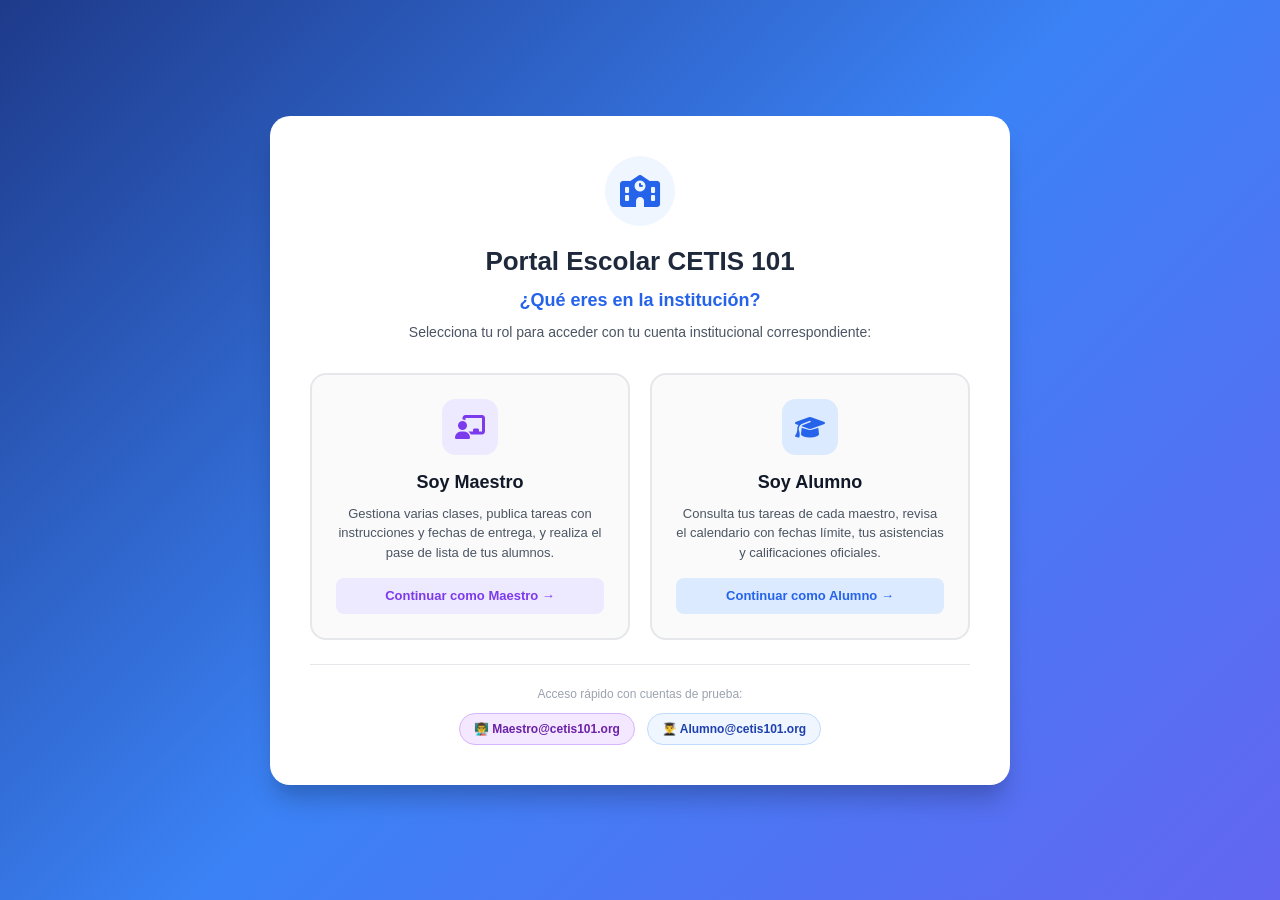
<file: portal-escolar/index.html>
<!DOCTYPE html>
<html lang="es">
<head>
  <meta charset="UTF-8">
  <meta name="viewport" content="width=device-width, initial-scale=1.0">
  <title>Portal Escolar CETIS 101 - Maestro y Alumno</title>
  <link rel="stylesheet" href="css/estilos.css">
  <link rel="stylesheet" href="https://cdnjs.cloudflare.com/ajax/libs/font-awesome/6.4.0/css/all.min.css">
</head>
<body>

  <!-- ========================================== -->
  <!-- 1. PANTALLA DE ACCESO (ROLES Y LOGIN)       -->
  <!-- ========================================== -->
  <div id="pantallaAuth" class="auth-wrapper">
    <!-- PASO 1: ¿QUÉ ERES? -->
    <div id="stepRoleSelect" class="auth-card">
      <div class="logo-circulo">
        <i class="fa-solid fa-school"></i>
      </div>
      <h1>Portal Escolar CETIS 101</h1>
      <h2 class="subtitulo-rol">¿Qué eres en la institución?</h2>
      <p class="desc">Selecciona tu rol para acceder con tu cuenta institucional correspondiente:</p>

      <div class="grid-roles">
        <!-- Tarjeta Maestro -->
        <div class="card-rol maestro" onclick="elegirRol('maestro')">
          <div class="icono-rol">
            <i class="fa-solid fa-chalkboard-user"></i>
          </div>
          <h3>Soy Maestro</h3>
          <p>Gestiona varias clases, publica tareas con instrucciones y fechas de entrega, y realiza el pase de lista de tus alumnos.</p>
          <span class="btn-rol">Continuar como Maestro →</span>
        </div>

        <!-- Tarjeta Alumno -->
        <div class="card-rol alumno" onclick="elegirRol('alumno')">
          <div class="icono-rol">
            <i class="fa-solid fa-graduation-cap"></i>
          </div>
          <h3>Soy Alumno</h3>
          <p>Consulta tus tareas de cada maestro, revisa el calendario con fechas límite, tus asistencias y calificaciones oficiales.</p>
          <span class="btn-rol">Continuar como Alumno →</span>
        </div>
      </div>

      <!-- Accesos Directos de Prueba -->
      <div class="accesos-directos">
        <small>Acceso rápido con cuentas de prueba:</small>
        <div class="botones-ejemplo">
          <button type="button" class="chip chip-maestro" onclick="autoLogin('Maestro@cetis101.org', 'maestro')">
            👨‍🏫 Maestro@cetis101.org
          </button>
          <button type="button" class="chip chip-alumno" onclick="autoLogin('Alumno@cetis101.org', 'alumno')">
            👨‍🎓 Alumno@cetis101.org
          </button>
        </div>
      </div>
    </div>

    <!-- PASO 2: INGRESO DE CORREO INSTITUCIONAL -->
    <div id="stepEmailLogin" class="auth-card oculto">
      <div class="top-barra">
        <button type="button" class="btn-volver" onclick="volverASeleccionRol()">
          <i class="fa-solid fa-arrow-left"></i> Cambiar rol
        </button>
        <span id="badgeRolActivo" class="badge-rol"></span>
      </div>

      <div id="logoRol" class="logo-circulo"></div>
      <h2 id="tituloLogin">Ingresa tu correo institucional</h2>
      <p id="subtituloLogin" class="desc"></p>

      <div class="campo-grupo">
        <label id="labelCorreo">Correo Institucional</label>
        <div class="input-contenedor">
          <input type="text" id="correoInput" placeholder="usuario@cetis101.org" oninput="validarEnVivo()">
          <i id="iconoCheck" class="fa-solid fa-circle-check icono-ok oculto"></i>
        </div>
        <div id="mensajeValidacion" class="mensaje-validacion oculto"></div>
      </div>

      <button id="btnIngresar" class="btn-ingresar" onclick="iniciarSesion()">
        Ingresar al Portal
      </button>

      <div class="ejemplos-footer">
        <small>Haz clic para autocompletar:</small>
        <button id="btnEjemploRol" class="btn-ejemplo" onclick="llenarEjemplo()"></button>
      </div>
    </div>
  </div>


  <!-- ========================================== -->
  <!-- 2. MENÚ DE MAESTRO (PORTAL DOCENTE)         -->
  <!-- ========================================== -->
  <div id="pantallaMaestro" class="dashboard-contenedor oculto">
    <!-- Barra Lateral del Maestro -->
    <aside class="sidebar-portal maestro">
      <div class="logo-sidebar">
        <i class="fa-solid fa-school"></i>
        <div>
          <h2>CETIS 101</h2>
          <small>Portal Docente</small>
        </div>
      </div>

      <nav class="nav-portal">
        <button class="nav-item activo" onclick="cambiarPestanaMaestro('clases')">
          <i class="fa-solid fa-chalkboard"></i> Mis Clases
        </button>
        <button class="nav-item" onclick="cambiarPestanaMaestro('subir-tarea')">
          <i class="fa-solid fa-file-circle-plus"></i> + Subir Tarea
        </button>
        <button class="nav-item" onclick="cambiarPestanaMaestro('asistencia')">
          <i class="fa-solid fa-clipboard-user"></i> Pase de Lista
        </button>
        <button class="nav-item" onclick="cambiarPestanaMaestro('entregas')">
          <i class="fa-solid fa-box-archive"></i> Revisar Entregas
        </button>
      </nav>

      <div class="sidebar-footer">
        <p><strong>Prof. Roberto Mendoza</strong></p>
        <small>Maestro@cetis101.org</small>
        <button class="btn-salir" onclick="cerrarSesion()">
          <i class="fa-solid fa-arrow-right-from-bracket"></i> Cerrar sesión
        </button>
      </div>
    </aside>

    <!-- Contenido Principal del Maestro -->
    <main class="contenido-portal">
      <!-- PESTAÑA: MIS CLASES -->
      <section id="tabMaestroClases" class="seccion-maestro">
        <div class="header-seccion">
          <div>
            <h1>Mis Clases y Materias</h1>
            <p>Gestiona los grupos y materias que impartes en este semestre.</p>
          </div>
          <button class="btn-primario morado" onclick="abrirModalClase()">+ Nueva Clase</button>
        </div>

        <div class="grid-clases" id="listaClases">
          <!-- Renderizado por JS -->
        </div>
      </section>

      <!-- PESTAÑA: SUBIR TAREA -->
      <section id="tabMaestroSubirTarea" class="seccion-maestro oculto">
        <div class="card-blanca max-800">
          <div class="card-header-icono">
            <i class="fa-solid fa-cloud-arrow-up icono-header morado"></i>
            <div>
              <h2>Publicar Tarea Escolar</h2>
              <p>La tarea se añadirá automáticamente al <strong>Calendario</strong> y al <strong>Menú de Tareas</strong> de los alumnos.</p>
            </div>
          </div>

          <form id="formNuevaTarea" onsubmit="guardarTarea(event)">
            <div class="fila-2">
              <div class="campo">
                <label>Clase y Materia que la sube:</label>
                <select id="selectClaseTarea" required>
                  <option value="Matemáticas V - Grupo 5°A">Matemáticas V - Grupo 5°A</option>
                  <option value="Cálculo Diferencial - Grupo 5°B">Cálculo Diferencial - Grupo 5°B</option>
                  <option value="Física II - Grupo 4°A">Física II - Grupo 4°A</option>
                </select>
              </div>

              <div class="campo">
                <label>Qué maestro la subió:</label>
                <input type="text" id="inputMaestroNombre" value="Prof. Roberto Mendoza" readonly>
              </div>
            </div>

            <div class="campo">
              <label>Título de la Tarea:</label>
              <input type="text" id="inputTituloTarea" placeholder="Ej. Taller: Cálculo de Derivadas y Límites" required>
            </div>

            <div class="campo">
              <label>Instrucciones detalladas para los alumnos:</label>
              <textarea id="inputInstrucciones" rows="4" placeholder="Explica los ejercicios, formato solicitado (PDF/Word), hojas milimétricas..." required></textarea>
            </div>

            <div class="fila-3">
              <div class="campo">
                <label>Fecha de Entrega (se coloca en Calendario):</label>
                <input type="date" id="inputFechaEntrega" required>
              </div>
              <div class="campo">
                <label>Hora límite:</label>
                <input type="time" id="inputHoraEntrega" value="23:59" required>
              </div>
              <div class="campo">
                <label>Puntaje Máximo:</label>
                <input type="number" id="inputPuntos" value="10" min="1" max="100" required>
              </div>
            </div>

            <button type="submit" class="btn-publicar morado">
              <i class="fa-solid fa-upload"></i> Publicar Tarea en el Calendario de Alumnos
            </button>
          </form>
        </div>
      </section>

      <!-- PESTAÑA: PASE DE LISTA -->
      <section id="tabMaestroAsistencia" class="seccion-maestro oculto">
        <div class="card-blanca max-800">
          <div class="card-header-icono">
            <i class="fa-solid fa-calendar-check icono-header azul"></i>
            <div>
              <h2>Pase de Lista Diario por Alumno</h2>
              <p>Registra la asistencia de cada alumno para calcular su porcentaje y semáforo de faltas.</p>
            </div>
          </div>

          <div class="fila-2" style="margin-bottom: 15px;">
            <div class="campo">
              <label>Clase / Materia:</label>
              <select id="asistenciaClase">
                <option value="Matemáticas V - Grupo 5°A">Matemáticas V - Grupo 5°A</option>
                <option value="Física II - Grupo 4°A">Física II - Grupo 4°A</option>
              </select>
            </div>
            <div class="campo">
              <label>Fecha de la Sesión:</label>
              <input type="date" id="asistenciaFecha">
            </div>
          </div>

          <table class="tabla-datos">
            <thead>
              <tr>
                <th>Alumno</th>
                <th>Correo Institucional</th>
                <th style="text-align: center;">Estatus de Asistencia</th>
                <th>Observación / Nota</th>
              </tr>
            </thead>
            <tbody id="filasAlumnosAsistencia">
              <!-- Renderizado por JS -->
            </tbody>
          </table>

          <button class="btn-primario azul" style="margin-top: 15px;" onclick="guardarAsistencia()">
            <i class="fa-solid fa-floppy-disk"></i> Guardar Pase de Lista
          </button>
        </div>
      </section>

      <!-- PESTAÑA: REVISAR ENTREGAS -->
      <section id="tabMaestroEntregas" class="seccion-maestro oculto">
        <div class="card-blanca max-800">
          <h2>Entregas de Tareas de Alumnos</h2>
          <p class="desc">Revisa los trabajos subidos y califícalos con retroalimentación:</p>
          <div id="listaEntregas" style="margin-top: 15px;"></div>
        </div>
      </section>
    </main>
  </div>


  <!-- ========================================== -->
  <!-- 3. MENÚ DE ALUMNO (PORTAL ESTUDIANTE)       -->
  <!-- ========================================== -->
  <div id="pantallaAlumno" class="dashboard-contenedor oculto">
    <!-- Sidebar Alumno -->
    <aside class="sidebar-portal alumno">
      <div class="logo-sidebar">
        <i class="fa-solid fa-graduation-cap"></i>
        <div>
          <h2>CETIS 101</h2>
          <small>Portal del Alumno</small>
        </div>
      </div>

      <nav class="nav-portal">
        <button class="nav-item activo" onclick="cambiarSeccionAlumno('resumen')">
          <i class="fa-solid fa-house"></i> Resumen
        </button>
        <button class="nav-item" onclick="cambiarSeccionAlumno('tareas')">
          <i class="fa-solid fa-list-check"></i> Mis Tareas
        </button>
        <button class="nav-item" onclick="cambiarSeccionAlumno('calendario')">
          <i class="fa-solid fa-calendar-days"></i> Calendario Escolar
        </button>
        <button class="nav-item" onclick="cambiarSeccionAlumno('asistencia')">
          <i class="fa-solid fa-calendar-check"></i> Mi Asistencia
        </button>
        <button class="nav-item" onclick="cambiarSeccionAlumno('calificaciones')">
          <i class="fa-solid fa-chart-simple"></i> Calificaciones
        </button>
      </nav>

      <div class="sidebar-footer">
        <p><strong id="labelNombreAlumnoSidebar">Carlos Ramírez</strong></p>
        <small id="labelCorreoAlumnoSidebar">Alumno@cetis101.org</small>
        <button class="btn-salir" onclick="cerrarSesion()">
          <i class="fa-solid fa-arrow-right-from-bracket"></i> Cerrar sesión
        </button>
      </div>
    </aside>

    <!-- Contenido del Alumno -->
    <main class="contenido-portal">
      <!-- ENCABEZADO -->
      <header class="header-alumno">
        <div>
          <h1>¡Bienvenido, <span id="nombreAlumno">Carlos</span>!</h1>
          <p>Semestre 2026-A • Grupo 5°A • CETIS 101</p>
        </div>
        <div class="perfil-tag">
          <span class="avatar" id="avatarInicial">C</span>
          <small id="correoHeader">Alumno@cetis101.org</small>
        </div>
      </header>

      <!-- SECCIÓN 1: RESUMEN -->
      <section id="secAlumnoResumen" class="seccion-alumno">
        <div class="tarjetas-resumen">
          <div class="tarjeta">
            <small>Promedio General</small>
            <h2>8.6</h2>
            <span class="badge-ok">Vas aprobando</span>
          </div>
          <div class="tarjeta">
            <small>Tareas Pendientes</small>
            <h2 class="amarillo" id="numTareasPendientes">2</h2>
            <p id="numTareasEntregadasLabel">1 entregada</p>
          </div>
          <div class="tarjeta">
            <small>Asistencia Parcial 1</small>
            <h2 class="azul">92%</h2>
            <p>2 faltas de 5 permitidas</p>
          </div>
        </div>

        <div class="card-blanca" style="margin-top: 20px;">
          <h3>Próximas Tareas a Vencer</h3>
          <p class="desc">Tareas asignadas por tus profesores con fecha de entrega próxima:</p>
          <div id="resumenProximasTareas" style="margin-top: 15px;"></div>
        </div>
      </section>

      <!-- SECCIÓN 2: MIS TAREAS (SUBIDAS POR CADA PROFESOR) -->
      <section id="secAlumnoTareas" class="seccion-alumno oculto">
        <div class="card-blanca">
          <h2>Tareas Subidas por tus Maestros</h2>
          <p class="desc">Revisa qué maestro asignó la tarea, su materia y las instrucciones:</p>
          <div id="contenedorTareas" class="lista-tareas">
            <!-- Renderizado dinámico por JS -->
          </div>
        </div>
      </section>

      <!-- SECCIÓN 3: CALENDARIO ESCOLAR (FECHAS DE ENTREGA) -->
      <section id="secAlumnoCalendario" class="seccion-alumno oculto">
        <div class="card-blanca">
          <div style="display:flex; justify-content:space-between; align-items:center; margin-bottom: 15px;">
            <div>
              <h2>📅 Calendario de Fechas Límite</h2>
              <p class="desc">Las tareas asignadas por tus maestros aparecen colocadas en su fecha correspondiente:</p>
            </div>
            <span style="font-weight:bold; font-size:13px; color:var(--azul);">Noviembre 2026</span>
          </div>

          <div class="calendario-grid">
            <div class="dia-encabezado">Dom</div>
            <div class="dia-encabezado">Lun</div>
            <div class="dia-encabezado">Mar</div>
            <div class="dia-encabezado">Mié</div>
            <div class="dia-encabezado">Jue</div>
            <div class="dia-encabezado">Vie</div>
            <div class="dia-encabezado">Sáb</div>
          </div>
          <div class="dias-contenedor" id="diasCalendario">
            <!-- Días renderizados con tareas -->
          </div>
        </div>
      </section>

      <!-- SECCIÓN 4: ASISTENCIA -->
      <section id="secAlumnoAsistencia" class="seccion-alumno oculto">
        <div class="card-blanca">
          <h2>Mi Registro de Asistencia</h2>
          <div class="alerta-faltas">
            <i class="fa-solid fa-shield-halved" style="font-size: 24px;"></i>
            <div>
              <strong>Semáforo de Faltas: Con derecho a examen</strong>
              <p>Has tenido 2 faltas en el Parcial 1. Conforme al reglamento escolar (80%), te restan 3 faltas permitidas antes de perder derecho.</p>
            </div>
          </div>

          <table class="tabla-datos" style="margin-top: 20px;">
            <thead>
              <tr>
                <th>Parcial</th>
                <th>Días Totales</th>
                <th>Asistencias</th>
                <th>Faltas</th>
                <th>% Cumplido</th>
              </tr>
            </thead>
            <tbody>
              <tr>
                <td>Parcial 1</td>
                <td>25</td>
                <td style="color:var(--verde); font-weight:bold;">23</td>
                <td style="color:var(--rojo); font-weight:bold;">2</td>
                <td><strong style="color:var(--azul);">92%</strong></td>
              </tr>
              <tr>
                <td>Parcial 2</td>
                <td colspan="4" style="color:#9CA3AF; font-style:italic;">En curso</td>
              </tr>
            </tbody>
          </table>
        </div>
      </section>

      <!-- SECCIÓN 5: CALIFICACIONES Y SIMULADOR OFICIAL -->
      <section id="secAlumnoCalificaciones" class="seccion-alumno oculto">
        <!-- Banner del Simulador -->
        <div class="simulador-banner">
          <div class="simulador-banner-top">
            <div class="simulador-banner-titulo">
              <div class="simulador-icono">
                <i class="fa-solid fa-calculator"></i>
              </div>
              <div>
                <h2>Simulador: ¿Con cuánto paso el Semestre?</h2>
                <p>Calcula la calificación exacta que necesitas en el Parcial 2 y Parcial 3 para aprobar o mantener tu beca.</p>
              </div>
            </div>
            <button type="button" class="btn-restablecer" onclick="restablecerSimulador()">
              <i class="fa-solid fa-rotate-left"></i> Restablecer
            </button>
          </div>

          <!-- Selector de Metas de Calificación -->
          <div class="simulador-metas-contenedor">
            <div>
              <span class="label-meta">Elige tu Meta de Promedio Final:</span>
              <div class="botones-meta">
                <button type="button" class="btn-meta activo" data-meta="6.0" onclick="cambiarMetaSimulador(6.0)">
                  🎯 Pase Mínimo (6.0)
                </button>
                <button type="button" class="btn-meta" data-meta="7.5" onclick="cambiarMetaSimulador(7.5)">
                  📈 Buen Desempeño (7.5)
                </button>
                <button type="button" class="btn-meta" data-meta="8.0" onclick="cambiarMetaSimulador(8.0)">
                  ⭐ Para Beca (8.0)
                </button>
                <button type="button" class="btn-meta" data-meta="9.0" onclick="cambiarMetaSimulador(9.0)">
                  🏆 Excelencia (9.0)
                </button>
              </div>
            </div>
            <div class="meta-activa-card">
              <small>META ACTIVA</small>
              <h3 id="labelMetaActiva">6.0</h3>
            </div>
          </div>
        </div>

        <!-- Explicación de la Fórmula Oficial -->
        <div class="formula-box">
          <i class="fa-solid fa-circle-info"></i>
          <p>
            <strong>Fórmula oficial DGETI / CETIS 101:</strong> 
            <code>Promedio = (Parcial 1 + Parcial 2 + Parcial 3) ÷ 3</code>. 
            Para aprobar con 6.0 necesitas acumular <strong>18 puntos</strong> entre los 3 parciales.
          </p>
        </div>

        <!-- Tarjetas Interactivas por Materia -->
        <div id="listaMateriasSimulador" class="grid-simulador">
          <!-- Renderizado en tiempo real por app.js -->
        </div>

        <!-- Calculadora Personalizada Libre -->
        <div class="card-blanca" style="margin-top: 24px;">
          <div class="card-header-icono" style="margin-bottom: 16px;">
            <i class="fa-solid fa-wand-magic-sparkles icono-header azul"></i>
            <div>
              <h3>Calculadora Rápida para Cualquier Materia</h3>
              <p class="desc">Ingresa tu nota del Parcial 1 y tu meta para calcular al instante tu resultado.</p>
            </div>
          </div>

          <div class="fila-3">
            <div class="campo">
              <label>Calificación Parcial 1 (Obtenida):</label>
              <input type="number" id="calcP1" min="0" max="10" step="0.1" value="7.0" oninput="calcularPaseLibre()">
            </div>
            <div class="campo">
              <label>Parcial 2 (Estimado o Tentativo):</label>
              <input type="number" id="calcP2" min="0" max="10" step="0.1" placeholder="Opcional (ej. 7.5)" oninput="calcularPaseLibre()">
            </div>
            <div class="campo">
              <label>Meta Deseada de Promedio:</label>
              <select id="calcMeta" onchange="calcularPaseLibre()">
                <option value="6.0">6.0 (Pase Mínimo Aprobatorio)</option>
                <option value="7.0">7.0 (Regular)</option>
                <option value="8.0">8.0 (Para Beca)</option>
                <option value="9.0">9.0 (Honorífico / Mención)</option>
                <option value="10.0">10.0 (Máximo)</option>
              </select>
            </div>
          </div>

          <div id="resultadoCalcLibre" class="resultado-libre-box">
            <!-- Actualizado por JS -->
          </div>
        </div>
      </section>
    </main>
  </div>


  <!-- ========================================== -->
  <!-- MODALES DE APOYO                            -->
  <!-- ========================================== -->
  <!-- Modal: Crear Clase (Maestro) -->
  <div id="modalNuevaClase" class="modal-fondo oculto">
    <div class="modal-contenido">
      <div class="modal-header">
        <h3>Crear Nueva Clase</h3>
        <button class="btn-cerrar-modal" onclick="cerrarModalClase()">✕</button>
      </div>
      <form onsubmit="crearClase(event)">
        <div class="campo">
          <label>Nombre de la Clase y Grupo:</label>
          <input type="text" id="nuevaClaseNombre" placeholder="Ej. Álgebra Lineal - Grupo 3°C" required>
        </div>
        <div class="campo">
          <label>Materia:</label>
          <input type="text" id="nuevaClaseMateria" placeholder="Ej. Álgebra Lineal" required>
        </div>
        <div class="campo">
          <label>Horario:</label>
          <input type="text" id="nuevaClaseHorario" placeholder="Ej. Mar, Jue • 08:00 - 09:40 hrs" required>
        </div>
        <button type="submit" class="btn-primario morado" style="width: 100%;">Registrar Clase</button>
      </form>
    </div>
  </div>

  <!-- Modal: Entregar Tarea (Alumno) -->
  <div id="modalEntregaTarea" class="modal-fondo oculto">
    <div class="modal-contenido">
      <div class="modal-header">
        <h3 id="modalTareaTitulo">Subir Entrega de Tarea</h3>
        <button class="btn-cerrar-modal" onclick="cerrarModalEntrega()">✕</button>
      </div>
      <form onsubmit="completarEntrega(event)">
        <p id="modalTareaInstrucciones" class="box-instrucciones"></p>
        <div class="campo">
          <label>Comentario o Resumen de tu trabajo:</label>
          <textarea id="entregaComentario" rows="3" placeholder="Escribe aquí tu respuesta o enlace..."></textarea>
        </div>
        <div class="campo">
          <label>Archivo adjunto (PDF o Word):</label>
          <input type="file">
        </div>
        <button type="submit" class="btn-primario azul" style="width:100%;">
          Completar y Enviar Entrega
        </button>
      </form>
    </div>
  </div>

  <script src="js/app.js"></script>
</body>
</html>
</file>
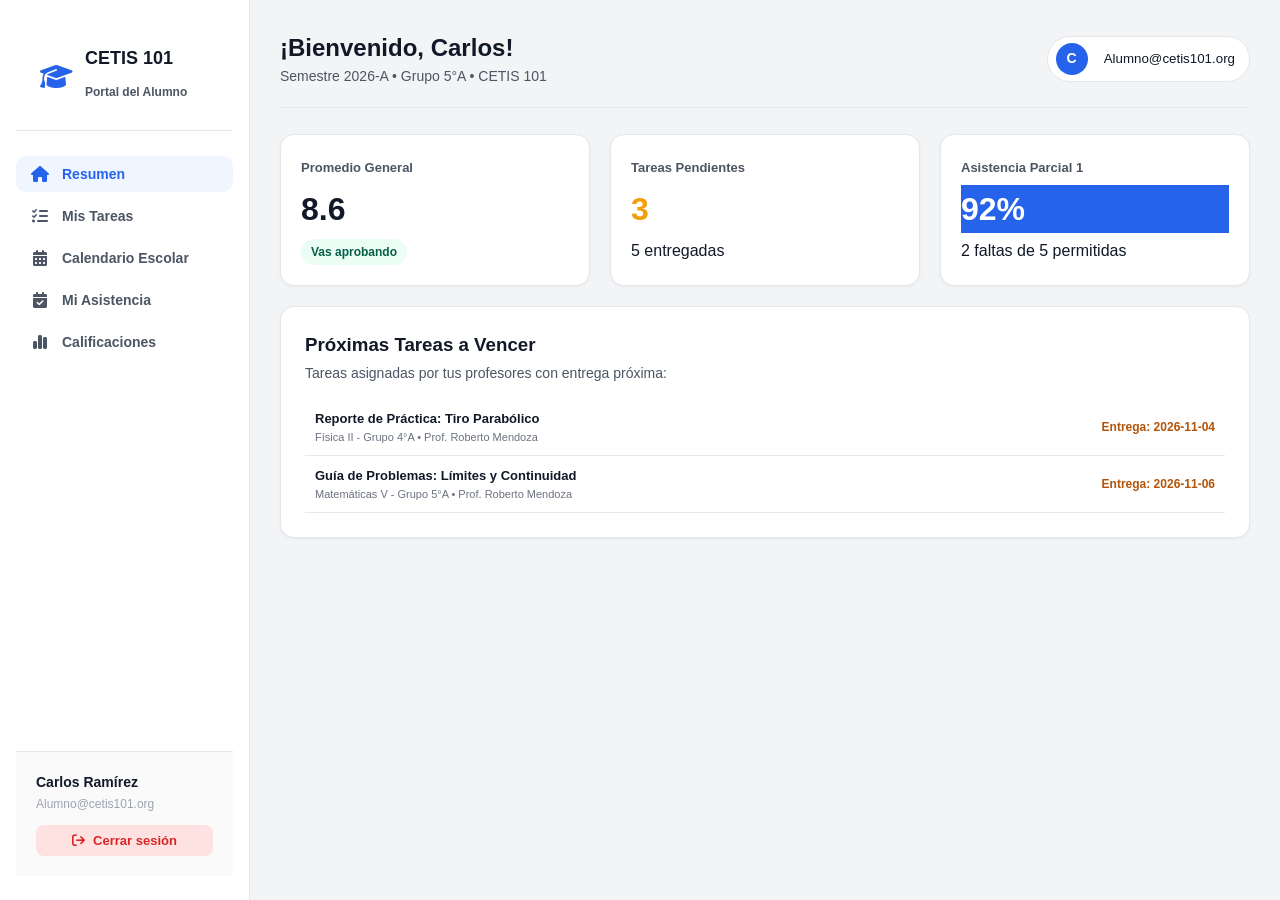
<file: portal-escolar/alumno.html>
<!DOCTYPE html>
<html lang="es">
<head>
  <meta charset="UTF-8">
  <meta name="viewport" content="width=device-width, initial-scale=1.0">
  <title>Menú de Alumno - Portal Escolar CETIS 101</title>
  <link rel="stylesheet" href="css/alumno.css">
  <link rel="stylesheet" href="css/estilos.css">
  <link rel="stylesheet" href="https://cdnjs.cloudflare.com/ajax/libs/font-awesome/6.4.0/css/all.min.css">
</head>
<body>

  <div class="dashboard-contenedor">
    <!-- Sidebar Alumno -->
    <aside class="sidebar-alumno">
      <div class="logo-sidebar">
        <i class="fa-solid fa-graduation-cap"></i>
        <div>
          <h2>CETIS 101</h2>
          <small>Portal del Alumno</small>
        </div>
      </div>

      <nav class="nav-alumno">
        <button class="nav-item activo" onclick="cambiarSeccion('resumen')">
          <i class="fa-solid fa-house"></i> Resumen
        </button>
        <button class="nav-item" onclick="cambiarSeccion('tareas')">
          <i class="fa-solid fa-list-check"></i> Mis Tareas
        </button>
        <button class="nav-item" onclick="cambiarSeccion('calendario')">
          <i class="fa-solid fa-calendar-days"></i> Calendario Escolar
        </button>
        <button class="nav-item" onclick="cambiarSeccion('asistencia')">
          <i class="fa-solid fa-calendar-check"></i> Mi Asistencia
        </button>
        <button class="nav-item" onclick="cambiarSeccion('calificaciones')">
          <i class="fa-solid fa-chart-simple"></i> Calificaciones
        </button>
      </nav>

      <div class="sidebar-footer">
        <p><strong>Carlos Ramírez</strong></p>
        <small>Alumno@cetis101.org</small>
        <button class="btn-salir" onclick="cerrarSesion()">
          <i class="fa-solid fa-arrow-right-from-bracket"></i> Cerrar sesión
        </button>
      </div>
    </aside>

    <!-- Contenido del Alumno -->
    <main class="contenido-alumno">

      <!-- ENCABEZADO -->
      <header class="header-alumno">
        <div>
          <h1>¡Bienvenido, <span id="nombreAlumno">Carlos</span>!</h1>
          <p>Semestre 2026-A • Grupo 5°A • CETIS 101</p>
        </div>
        <div class="perfil-tag">
          <span class="avatar">C</span>
          <small>Alumno@cetis101.org</small>
        </div>
      </header>

      <!-- 1. RESUMEN -->
      <section id="secResumen" class="seccion-alumno">
        <div class="tarjetas-resumen">
          <div class="tarjeta">
            <small>Promedio General</small>
            <h2>8.6</h2>
            <span class="badge-ok">Vas aprobando</span>
          </div>
          <div class="tarjeta">
            <small>Tareas Pendientes</small>
            <h2 class="amarillo" id="numTareasPendientes">2</h2>
            <p>5 entregadas</p>
          </div>
          <div class="tarjeta">
            <small>Asistencia Parcial 1</small>
            <h2 class="azul">92%</h2>
            <p>2 faltas de 5 permitidas</p>
          </div>
        </div>

        <div class="card-blanca" style="margin-top: 20px;">
          <h3>Próximas Tareas a Vencer</h3>
          <p class="desc">Tareas asignadas por tus profesores con entrega próxima:</p>
          <div id="resumenProximasTareas" style="margin-top: 15px;"></div>
        </div>
      </section>

      <!-- 2. MIS TAREAS (SUBIDAS POR CADA PROFESOR) -->
      <section id="secTareas" class="seccion-alumno oculto">
        <div class="card-blanca">
          <h2>Tareas Subidas por tus Maestros</h2>
          <p class="desc">Revisa qué maestro asignó la tarea, su materia y las instrucciones:</p>
          <div id="contenedorTareas" class="lista-tareas">
            <!-- Renderizado dinámico por JS -->
          </div>
        </div>
      </section>

      <!-- 3. CALENDARIO ESCOLAR (FECHAS DE ENTREGA) -->
      <section id="secCalendario" class="seccion-alumno oculto">
        <div class="card-blanca">
          <div style="display:flex; justify-content:space-between; align-items:center; margin-bottom: 15px;">
            <div>
              <h2>📅 Calendario de Fechas Límite</h2>
              <p class="desc">Las tareas asignadas por tus maestros aparecen colocadas en su fecha correspondiente:</p>
            </div>
            <span style="font-weight:bold; font-size:13px; color:var(--azul);">Noviembre 2026</span>
          </div>

          <div class="calendario-grid">
            <div class="dia-encabezado">Dom</div>
            <div class="dia-encabezado">Lun</div>
            <div class="dia-encabezado">Mar</div>
            <div class="dia-encabezado">Mié</div>
            <div class="dia-encabezado">Jue</div>
            <div class="dia-encabezado">Vie</div>
            <div class="dia-encabezado">Sáb</div>
          </div>
          <div class="dias-contenedor" id="diasCalendario">
            <!-- Días renderizados con tareas -->
          </div>
        </div>
      </section>

      <!-- 4. ASISTENCIA -->
      <section id="secAsistencia" class="seccion-alumno oculto">
        <div class="card-blanca">
          <h2>Mi Registro de Asistencia</h2>
          <div class="alerta-faltas">
            <i class="fa-solid fa-shield-halved" style="font-size: 24px;"></i>
            <div>
              <strong>Semáforo de Faltas: Con derecho a examen</strong>
              <p>Has tenido 2 faltas en el Parcial 1. Conforme al reglamento escolar (80%), te restan 3 faltas permitidas antes de perder derecho.</p>
            </div>
          </div>

          <table class="tabla-notas" style="margin-top: 20px;">
            <thead>
              <tr>
                <th>Parcial</th>
                <th>Días Totales</th>
                <th>Asistencias</th>
                <th>Faltas</th>
                <th>% Cumplido</th>
              </tr>
            </thead>
            <tbody>
              <tr>
                <td>Parcial 1</td>
                <td>25</td>
                <td style="color:var(--verde); font-weight:bold;">23</td>
                <td style="color:var(--rojo); font-weight:bold;">2</td>
                <td><strong style="color:var(--azul);">92%</strong></td>
              </tr>
              <tr>
                <td>Parcial 2</td>
                <td colspan="4" style="color:#9CA3AF; font-style:italic;">En curso</td>
              </tr>
            </tbody>
          </table>
        </div>
      </section>

      <!-- 5. CALIFICACIONES Y SIMULADOR -->
      <section id="secCalificaciones" class="seccion-alumno oculto">
        <!-- Banner del Simulador -->
        <div class="simulador-banner">
          <div class="simulador-banner-top">
            <div class="simulador-banner-titulo">
              <div class="simulador-icono">
                <i class="fa-solid fa-calculator"></i>
              </div>
              <div>
                <h2>Simulador: ¿Con cuánto paso el Semestre?</h2>
                <p>Calcula la calificación exacta que necesitas en el Parcial 2 y Parcial 3 para aprobar o mantener tu beca.</p>
              </div>
            </div>
            <button type="button" class="btn-restablecer" onclick="restablecerSimulador()">
              <i class="fa-solid fa-rotate-left"></i> Restablecer
            </button>
          </div>

          <!-- Selector de Metas de Calificación -->
          <div class="simulador-metas-contenedor">
            <div>
              <span class="label-meta">Elige tu Meta de Promedio Final:</span>
              <div class="botones-meta">
                <button type="button" class="btn-meta activo" data-meta="6.0" onclick="cambiarMetaSimulador(6.0)">
                  🎯 Pase Mínimo (6.0)
                </button>
                <button type="button" class="btn-meta" data-meta="7.5" onclick="cambiarMetaSimulador(7.5)">
                  📈 Buen Desempeño (7.5)
                </button>
                <button type="button" class="btn-meta" data-meta="8.0" onclick="cambiarMetaSimulador(8.0)">
                  ⭐ Para Beca (8.0)
                </button>
                <button type="button" class="btn-meta" data-meta="9.0" onclick="cambiarMetaSimulador(9.0)">
                  🏆 Excelencia (9.0)
                </button>
              </div>
            </div>
            <div class="meta-activa-card">
              <small>META ACTIVA</small>
              <h3 id="labelMetaActiva">6.0</h3>
            </div>
          </div>
        </div>

        <!-- Explicación de la Fórmula Oficial -->
        <div class="formula-box">
          <i class="fa-solid fa-circle-info"></i>
          <p>
            <strong>Fórmula oficial DGETI / CETIS 101:</strong> 
            <code>Promedio = (Parcial 1 + Parcial 2 + Parcial 3) ÷ 3</code>. 
            Para aprobar con 6.0 necesitas acumular <strong>18 puntos</strong> entre los 3 parciales.
          </p>
        </div>

        <!-- Tarjetas Interactivas por Materia -->
        <div id="listaMateriasSimulador" class="grid-simulador">
          <!-- Renderizado en tiempo real por alumno.js -->
        </div>

        <!-- Calculadora Personalizada Libre -->
        <div class="card-blanca" style="margin-top: 24px;">
          <div class="card-header-icono" style="margin-bottom: 16px;">
            <i class="fa-solid fa-wand-magic-sparkles icono-header azul"></i>
            <div>
              <h3>Calculadora Rápida para Cualquier Materia</h3>
              <p class="desc">Ingresa tu nota del Parcial 1 y tu meta para calcular al instante tu resultado.</p>
            </div>
          </div>

          <div class="fila-3">
            <div class="campo">
              <label>Calificación Parcial 1 (Obtenida):</label>
              <input type="number" id="calcP1" min="0" max="10" step="0.1" value="7.0" oninput="calcularPaseLibre()">
            </div>
            <div class="campo">
              <label>Parcial 2 (Estimado o Tentativo):</label>
              <input type="number" id="calcP2" min="0" max="10" step="0.1" placeholder="Opcional (ej. 7.5)" oninput="calcularPaseLibre()">
            </div>
            <div class="campo">
              <label>Meta Deseada de Promedio:</label>
              <select id="calcMeta" onchange="calcularPaseLibre()">
                <option value="6.0">6.0 (Pase Mínimo Aprobatorio)</option>
                <option value="7.0">7.0 (Regular)</option>
                <option value="8.0">8.0 (Para Beca)</option>
                <option value="9.0">9.0 (Honorífico / Mención)</option>
                <option value="10.0">10.0 (Máximo)</option>
              </select>
            </div>
          </div>

          <div id="resultadoCalcLibre" class="resultado-libre-box">
            <!-- Actualizado por JS -->
          </div>
        </div>
      </section>

    </main>
  </div>

  <!-- MODAL: ENTREGAR TAREA -->
  <div id="modalEntregaTarea" class="modal-fondo oculto">
    <div class="modal-contenido">
      <div style="display:flex; justify-content:space-between; align-items:center; margin-bottom:15px;">
        <h3 id="modalTareaTitulo">Subir Entrega de Tarea</h3>
        <button onclick="cerrarModalEntrega()" style="background:none; border:none; font-size:16px; cursor:pointer;">✕</button>
      </div>
      <form onsubmit="completarEntrega(event)">
        <p id="modalTareaInstrucciones" style="font-size:12px; color:#4B5563; margin-bottom:12px; background:#F9FAFB; padding:10px; border-radius:8px;"></p>
        <div style="margin-bottom:12px;">
          <label style="font-size:12px; font-weight:bold; display:block; margin-bottom:4px;">Comentario o Resumen de tu trabajo:</label>
          <textarea id="entregaComentario" rows="3" style="width:100%; padding:8px; border-radius:8px; border:1px solid #E5E7EB; font-size:12px;" placeholder="Escribe aquí tu respuesta o enlace..."></textarea>
        </div>
        <div style="margin-bottom:15px;">
          <label style="font-size:12px; font-weight:bold; display:block; margin-bottom:4px;">Archivo adjunto (PDF o Word):</label>
          <input type="file" style="font-size:12px;">
        </div>
        <button type="submit" style="width:100%; background:var(--azul); color:white; border:none; padding:10px; border-radius:10px; font-weight:bold; cursor:pointer;">
          Completar Entrega
        </button>
      </form>
    </div>
  </div>

  <script src="js/alumno.js"></script>
</body>
</html>
</file>
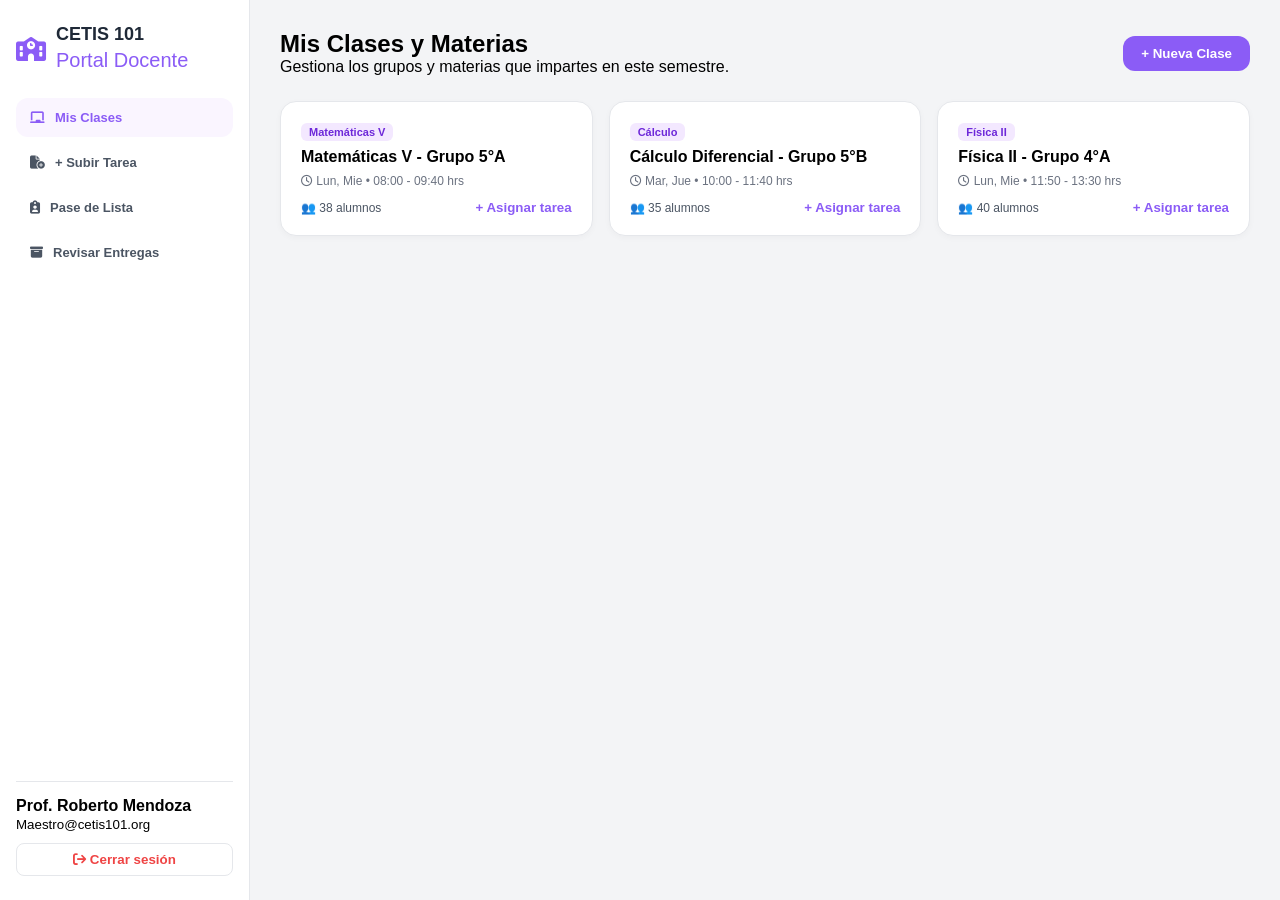
<file: portal-escolar/maestro.html>
<!DOCTYPE html>
<html lang="es">
<head>
  <meta charset="UTF-8">
  <meta name="viewport" content="width=device-width, initial-scale=1.0">
  <title>Menú de Maestro - Portal Escolar CETIS 101</title>
  <link rel="stylesheet" href="css/maestro.css">
  <link rel="stylesheet" href="https://cdnjs.cloudflare.com/ajax/libs/font-awesome/6.4.0/css/all.min.css">
</head>
<body>

  <div class="dashboard-contenedor">
    <!-- Barra Lateral del Maestro -->
    <aside class="sidebar-maestro">
      <div class="logo-sidebar">
        <i class="fa-solid fa-school"></i>
        <div>
          <h2>CETIS 101</h2>
          <small>Portal Docente</small>
        </div>
      </div>

      <nav class="nav-maestro">
        <button class="nav-item activo" onclick="cambiarPestana('clases')">
          <i class="fa-solid fa-chalkboard"></i> Mis Clases
        </button>
        <button class="nav-item" onclick="cambiarPestana('subir-tarea')">
          <i class="fa-solid fa-file-circle-plus"></i> + Subir Tarea
        </button>
        <button class="nav-item" onclick="cambiarPestana('asistencia')">
          <i class="fa-solid fa-clipboard-user"></i> Pase de Lista
        </button>
        <button class="nav-item" onclick="cambiarPestana('entregas')">
          <i class="fa-solid fa-box-archive"></i> Revisar Entregas
        </button>
      </nav>

      <div class="sidebar-footer">
        <p><strong>Prof. Roberto Mendoza</strong></p>
        <small>Maestro@cetis101.org</small>
        <button class="btn-salir" onclick="cerrarSesion()">
          <i class="fa-solid fa-arrow-right-from-bracket"></i> Cerrar sesión
        </button>
      </div>
    </aside>

    <!-- Contenido Principal del Maestro -->
    <main class="contenido-maestro">

      <!-- PESTAÑA 1: MIS CLASES (VARIAS CLASES POR MAESTRO) -->
      <section id="tabClases" class="seccion-tab">
        <div class="header-seccion">
          <div>
            <h1>Mis Clases y Materias</h1>
            <p>Gestiona los grupos y materias que impartes en este semestre.</p>
          </div>
          <button class="btn-primario" onclick="abrirModalClase()">+ Nueva Clase</button>
        </div>

        <div class="grid-clases" id="listaClases">
          <!-- Renderizado por JS -->
        </div>
      </section>

      <!-- PESTAÑA 2: SUBIR TAREA -->
      <section id="tabSubirTarea" class="seccion-tab oculto">
        <div class="card-formulario">
          <div class="card-header">
            <i class="fa-solid fa-cloud-arrow-up icono-header"></i>
            <div>
              <h2>Publicar Tarea Escolar</h2>
              <p>La tarea se añadirá automáticamente al <strong>Calendario</strong> y al <strong>Menú de Tareas</strong> de los alumnos.</p>
            </div>
          </div>

          <form id="formNuevaTarea" onsubmit="guardarTarea(event)">
            <div class="fila-2">
              <div class="campo">
                <label>Clase y Materia que la sube:</label>
                <select id="selectClaseTarea" required>
                  <option value="Matemáticas V - 5°A">Matemáticas V - Grupo 5°A</option>
                  <option value="Cálculo Diferencial - 5°B">Cálculo Diferencial - Grupo 5°B</option>
                  <option value="Física II - 4°A">Física II - Grupo 4°A</option>
                </select>
              </div>

              <div class="campo">
                <label>Qué maestro la subió:</label>
                <input type="text" id="inputMaestroNombre" value="Prof. Roberto Mendoza" readonly>
              </div>
            </div>

            <div class="campo">
              <label>Título de la Tarea:</label>
              <input type="text" id="inputTituloTarea" placeholder="Ej. Taller: Cálculo de Derivadas y Límites" required>
            </div>

            <div class="campo">
              <label>Instrucciones detalladas para los alumnos:</label>
              <textarea id="inputInstrucciones" rows="4" placeholder="Explica los ejercicios, formato solicitado (PDF/Word), hojas milimétricas..." required></textarea>
            </div>

            <div class="fila-3">
              <div class="campo">
                <label>Fecha de Entrega (se coloca en Calendario):</label>
                <input type="date" id="inputFechaEntrega" required>
              </div>
              <div class="campo">
                <label>Hora límite:</label>
                <input type="time" id="inputHoraEntrega" value="23:59" required>
              </div>
              <div class="campo">
                <label>Puntaje Máximo:</label>
                <input type="number" id="inputPuntos" value="10" min="1" max="100" required>
              </div>
            </div>

            <button type="submit" class="btn-publicar">
              <i class="fa-solid fa-upload"></i> Publicar Tarea en el Calendario de Alumnos
            </button>
          </form>
        </div>
      </section>

      <!-- PESTAÑA 3: PASE DE LISTA POR ALUMNO -->
      <section id="tabAsistencia" class="seccion-tab oculto">
        <div class="card-formulario">
          <div class="card-header">
            <i class="fa-solid fa-calendar-check icono-header"></i>
            <div>
              <h2>Pase de Lista Diario por Alumno</h2>
              <p>Registra la asistencia de cada alumno para calcular su porcentaje y semáforo de faltas.</p>
            </div>
          </div>

          <div class="filtros-asistencia">
            <div class="campo">
              <label>Clase / Materia:</label>
              <select id="asistenciaClase">
                <option value="Matemáticas V - 5°A">Matemáticas V - Grupo 5°A</option>
                <option value="Física II - 4°A">Física II - Grupo 4°A</option>
              </select>
            </div>
            <div class="campo">
              <label>Fecha de la Sesión:</label>
              <input type="date" id="asistenciaFecha">
            </div>
          </div>

          <table class="tabla-asistencia">
            <thead>
              <tr>
                <th>Alumno</th>
                <th>Correo Institucional</th>
                <th style="text-align: center;">Estatus de Asistencia</th>
                <th>Observación / Nota</th>
              </tr>
            </thead>
            <tbody id="filasAlumnosAsistencia">
              <!-- Renderizado por JS -->
            </tbody>
          </table>

          <button class="btn-guardar-asistencia" onclick="guardarAsistencia()">
            <i class="fa-solid fa-floppy-disk"></i> Guardar Pase de Lista
          </button>
        </div>
      </section>

      <!-- PESTAÑA 4: REVISAR ENTREGAS -->
      <section id="tabEntregas" class="seccion-tab oculto">
        <div class="card-formulario">
          <h2>Entregas de Tareas de Alumnos</h2>
          <p class="desc">Revisa los trabajos subidos y califícalos con retroalimentación:</p>
          <div id="listaEntregas" style="margin-top: 15px;"></div>
        </div>
      </section>

    </main>
  </div>

  <!-- MODAL: NUEVA CLASE -->
  <div id="modalNuevaClase" class="modal-fondo oculto">
    <div class="modal-contenido">
      <div class="modal-header">
        <h3>Crear Nueva Clase</h3>
        <button class="btn-cerrar-modal" onclick="cerrarModalClase()">✕</button>
      </div>
      <form onsubmit="crearClase(event)">
        <div class="campo">
          <label>Nombre de la Clase y Grupo:</label>
          <input type="text" id="nuevaClaseNombre" placeholder="Ej. Álgebra Lineal - Grupo 3°C" required>
        </div>
        <div class="campo">
          <label>Materia:</label>
          <input type="text" id="nuevaClaseMateria" placeholder="Ej. Álgebra Lineal" required>
        </div>
        <div class="campo">
          <label>Horario:</label>
          <input type="text" id="nuevaClaseHorario" placeholder="Ej. Mar, Jue • 08:00 - 09:40 hrs" required>
        </div>
        <button type="submit" class="btn-publicar" style="width: 100%;">Registrar Clase</button>
      </form>
    </div>
  </div>

  <script src="js/maestro.js"></script>
</body>
</html>
</file>
<file: portal-escolar/css/estilos.css>
/* ==========================================================
   PORTAL ESCOLAR CETIS 101 - ESTILOS COMPLETOS UNIFICADOS
   Para Maestro y Alumno en una sola página (Sin errores 404)
   ========================================================== */

:root {
  --fuente-principal: -apple-system, BlinkMacSystemFont, "Segoe UI", Roboto, Helvetica, Arial, sans-serif;
  --bg-fondo: #F3F4F6;
  --blanco: #FFFFFF;
  --texto-oscuro: #111827;
  --texto-secundario: #4B5563;
  --texto-apagado: #9CA3AF;
  --borde: #E5E7EB;
  --borde-suave: #F3F4F6;
  
  /* Colores temáticos */
  --azul: #2563EB;
  --azul-hover: #1D4ED8;
  --azul-suave: #EFF6FF;
  
  --morado: #7C3AED;
  --morado-hover: #6D28D9;
  --morado-suave: #F5F3FF;
  
  --verde: #10B981;
  --verde-suave: #ECFDF5;
  --verde-texto: #065F46;
  
  --amarillo: #F59E0B;
  --amarillo-suave: #FFFBEB;
  --amarillo-texto: #92400E;
  
  --rojo: #EF4444;
  --rojo-suave: #FEF2F2;
  --rojo-texto: #991B1B;
}

* {
  margin: 0;
  padding: 0;
  box-sizing: border-box;
}

body {
  font-family: var(--fuente-principal);
  background-color: var(--bg-fondo);
  color: var(--texto-oscuro);
  min-height: 100vh;
  line-height: 1.5;
}

/* ==========================================
   UTILIDADES
   ========================================== */
.oculto {
  display: none !important;
}

.desc {
  color: var(--texto-secundario);
  font-size: 14px;
}

.morado {
  background-color: var(--morado) !important;
  color: white !important;
}
.morado:hover {
  background-color: var(--morado-hover) !important;
}

.azul {
  background-color: var(--azul) !important;
  color: white !important;
}
.azul:hover {
  background-color: var(--azul-hover) !important;
}

/* ==========================================
   1. PANTALLA DE ACCESO (LOGIN & ROLES)
   ========================================== */
.auth-wrapper {
  min-height: 100vh;
  display: flex;
  align-items: center;
  justify-content: center;
  background: linear-gradient(135deg, #1E3A8A 0%, #3B82F6 50%, #6366F1 100%);
  padding: 20px;
}

.auth-card {
  background: var(--blanco);
  border-radius: 20px;
  box-shadow: 0 20px 25px -5px rgba(0, 0, 0, 0.2), 0 10px 10px -5px rgba(0, 0, 0, 0.04);
  max-width: 740px;
  width: 100%;
  padding: 40px;
  text-align: center;
  animation: fadeIn 0.3s ease;
}

@keyframes fadeIn {
  from { opacity: 0; transform: translateY(10px); }
  to { opacity: 1; transform: translateY(0); }
}

.logo-circulo {
  width: 70px;
  height: 70px;
  background: var(--azul-suave);
  color: var(--azul);
  border-radius: 50%;
  display: flex;
  align-items: center;
  justify-content: center;
  font-size: 32px;
  margin: 0 auto 16px auto;
}

.auth-card h1 {
  font-size: 26px;
  font-weight: 800;
  color: #1E293B;
  margin-bottom: 6px;
}

.subtitulo-rol {
  font-size: 18px;
  font-weight: 600;
  color: var(--azul);
  margin-bottom: 8px;
}

.grid-roles {
  display: grid;
  grid-template-columns: 1fr 1fr;
  gap: 20px;
  margin: 30px 0 20px 0;
}

@media (max-width: 640px) {
  .grid-roles {
    grid-template-columns: 1fr;
  }
}

.card-rol {
  border: 2px solid var(--borde);
  border-radius: 16px;
  padding: 24px;
  text-align: center;
  cursor: pointer;
  transition: all 0.2s ease;
  background: #FAFAFA;
  display: flex;
  flex-direction: column;
  justify-content: space-between;
}

.card-rol:hover {
  transform: translateY(-4px);
  box-shadow: 0 10px 15px -3px rgba(0, 0, 0, 0.1);
}

.card-rol.maestro:hover {
  border-color: var(--morado);
  background: var(--morado-suave);
}

.card-rol.alumno:hover {
  border-color: var(--azul);
  background: var(--azul-suave);
}

.icono-rol {
  width: 56px;
  height: 56px;
  border-radius: 14px;
  display: flex;
  align-items: center;
  justify-content: center;
  font-size: 24px;
  margin: 0 auto 14px auto;
}

.card-rol.maestro .icono-rol {
  background: #EDE9FE;
  color: var(--morado);
}

.card-rol.alumno .icono-rol {
  background: #DBEAFE;
  color: var(--azul);
}

.card-rol h3 {
  font-size: 18px;
  font-weight: 700;
  margin-bottom: 8px;
}

.card-rol p {
  font-size: 13px;
  color: var(--texto-secundario);
  margin-bottom: 16px;
  flex-grow: 1;
}

.btn-rol {
  display: inline-block;
  font-size: 13px;
  font-weight: 700;
  padding: 8px 16px;
  border-radius: 8px;
}

.card-rol.maestro .btn-rol {
  background: #EDE9FE;
  color: var(--morado);
}

.card-rol.alumno .btn-rol {
  background: #DBEAFE;
  color: var(--azul);
}

.card-rol:hover .btn-rol {
  color: white;
}
.card-rol.maestro:hover .btn-rol {
  background: var(--morado);
}
.card-rol.alumno:hover .btn-rol {
  background: var(--azul);
}

/* Accesos directos */
.accesos-directos {
  margin-top: 24px;
  padding-top: 20px;
  border-top: 1px solid var(--borde);
}

.accesos-directos small {
  display: block;
  color: var(--texto-apagado);
  margin-bottom: 10px;
  font-size: 12px;
}

.botones-ejemplo {
  display: flex;
  justify-content: center;
  gap: 12px;
  flex-wrap: wrap;
}

.chip {
  padding: 8px 14px;
  border-radius: 9999px;
  font-size: 12px;
  font-weight: 600;
  border: 1px solid transparent;
  cursor: pointer;
  transition: all 0.2s ease;
}

.chip-maestro {
  background: #F3E8FF;
  color: #6B21A8;
  border-color: #D8B4FE;
}
.chip-maestro:hover {
  background: #E9D5FF;
}

.chip-alumno {
  background: #EFF6FF;
  color: #1E40AF;
  border-color: #BFDBFE;
}
.chip-alumno:hover {
  background: #DBEAFE;
}

/* Paso 2: Login con Correo */
.top-barra {
  display: flex;
  justify-content: space-between;
  align-items: center;
  margin-bottom: 20px;
}

.btn-volver {
  background: none;
  border: none;
  color: var(--texto-secundario);
  font-size: 14px;
  font-weight: 600;
  cursor: pointer;
  display: flex;
  align-items: center;
  gap: 6px;
}
.btn-volver:hover {
  color: var(--texto-oscuro);
}

.badge-rol {
  padding: 4px 12px;
  border-radius: 9999px;
  font-size: 12px;
  font-weight: 700;
}

.badge-rol.maestro {
  background: #F3E8FF;
  color: var(--morado);
}

.badge-rol.alumno {
  background: #EFF6FF;
  color: var(--azul);
}

.campo-grupo {
  margin: 24px 0 20px 0;
  text-align: left;
}

.campo-grupo label {
  display: block;
  font-size: 14px;
  font-weight: 600;
  margin-bottom: 6px;
  color: var(--texto-oscuro);
}

.input-contenedor {
  position: relative;
  display: flex;
  align-items: center;
}

.input-contenedor input {
  width: 100%;
  padding: 12px 16px;
  border: 2px solid var(--borde);
  border-radius: 10px;
  font-size: 15px;
  outline: none;
  transition: border-color 0.2s ease;
}

.input-contenedor input:focus {
  border-color: var(--azul);
}

.icono-ok {
  position: absolute;
  right: 14px;
  color: var(--verde);
  font-size: 18px;
}

.mensaje-validacion {
  font-size: 13px;
  margin-top: 8px;
  padding: 8px 12px;
  border-radius: 6px;
  font-weight: 500;
}

.mensaje-validacion.error {
  background: var(--rojo-suave);
  color: var(--rojo-texto);
  border-left: 4px solid var(--rojo);
}

.mensaje-validacion.exito {
  background: var(--verde-suave);
  color: var(--verde-texto);
  border-left: 4px solid var(--verde);
}

.btn-ingresar {
  width: 100%;
  padding: 12px;
  background: var(--azul);
  color: white;
  border: none;
  border-radius: 10px;
  font-size: 16px;
  font-weight: 700;
  cursor: pointer;
  transition: background 0.2s ease;
}
.btn-ingresar:hover {
  background: var(--azul-hover);
}

.btn-ingresar.maestro {
  background: var(--morado);
}
.btn-ingresar.maestro:hover {
  background: var(--morado-hover);
}

.ejemplos-footer {
  margin-top: 20px;
  padding-top: 15px;
  border-top: 1px solid var(--borde);
}

.btn-ejemplo {
  display: inline-block;
  margin-top: 6px;
  background: #F3F4F6;
  border: 1px dashed #9CA3AF;
  padding: 6px 12px;
  border-radius: 8px;
  font-size: 12px;
  font-weight: 600;
  cursor: pointer;
}
.btn-ejemplo:hover {
  background: #E5E7EB;
}

/* ==========================================
   2. ESTRUCTURA DEL DASHBOARD (MAESTRO / ALUMNO)
   ========================================== */
.dashboard-contenedor {
  display: flex;
  min-height: 100vh;
}

/* Sidebar */
.sidebar-portal {
  width: 260px;
  background: var(--blanco);
  border-right: 1px solid var(--borde);
  display: flex;
  flex-direction: column;
  position: fixed;
  top: 0;
  bottom: 0;
  left: 0;
  z-index: 50;
}

.logo-sidebar {
  padding: 24px;
  display: flex;
  align-items: center;
  gap: 12px;
  border-bottom: 1px solid var(--borde);
}

.logo-sidebar i {
  font-size: 26px;
}

.sidebar-portal.maestro .logo-sidebar i {
  color: var(--morado);
}

.sidebar-portal.alumno .logo-sidebar i {
  color: var(--azul);
}

.logo-sidebar h2 {
  font-size: 18px;
  font-weight: 800;
  color: var(--texto-oscuro);
  line-height: 1.2;
}

.logo-sidebar small {
  color: var(--texto-secundario);
  font-size: 12px;
  font-weight: 600;
}

.nav-portal {
  flex-grow: 1;
  padding: 16px 12px;
  display: flex;
  flex-direction: column;
  gap: 6px;
}

.nav-item {
  display: flex;
  align-items: center;
  gap: 12px;
  padding: 10px 14px;
  border-radius: 10px;
  background: none;
  border: none;
  color: var(--texto-secundario);
  font-size: 14px;
  font-weight: 600;
  cursor: pointer;
  text-align: left;
  transition: all 0.2s ease;
  width: 100%;
}

.nav-item i {
  font-size: 16px;
  width: 20px;
  text-align: center;
}

.nav-item:hover {
  background: #F3F4F6;
  color: var(--texto-oscuro);
}

.sidebar-portal.maestro .nav-item.activo {
  background: var(--morado-suave);
  color: var(--morado);
}

.sidebar-portal.alumno .nav-item.activo {
  background: var(--azul-suave);
  color: var(--azul);
}

.sidebar-footer {
  padding: 20px;
  border-top: 1px solid var(--borde);
  background: #FAFAFA;
}

.sidebar-footer p {
  font-size: 14px;
  margin-bottom: 2px;
}

.sidebar-footer small {
  display: block;
  color: var(--texto-apagado);
  font-size: 12px;
  margin-bottom: 12px;
  word-break: break-all;
}

.btn-salir {
  width: 100%;
  padding: 8px 12px;
  background: #FEE2E2;
  color: #DC2626;
  border: none;
  border-radius: 8px;
  font-size: 13px;
  font-weight: 600;
  cursor: pointer;
  display: flex;
  align-items: center;
  justify-content: center;
  gap: 8px;
  transition: background 0.2s ease;
}
.btn-salir:hover {
  background: #FECACA;
}

/* Contenido Principal */
.contenido-portal {
  margin-left: 260px;
  flex-grow: 1;
  padding: 30px 40px;
  max-width: 1200px;
}

@media (max-width: 860px) {
  .sidebar-portal {
    width: 70px;
  }
  .sidebar-portal .logo-sidebar div,
  .sidebar-portal .nav-item span,
  .sidebar-portal .sidebar-footer {
    display: none;
  }
  .contenido-portal {
    margin-left: 70px;
    padding: 20px;
  }
}

/* Header Alumno */
.header-alumno {
  display: flex;
  justify-content: space-between;
  align-items: center;
  margin-bottom: 26px;
  padding-bottom: 20px;
  border-bottom: 1px solid var(--borde);
}

.header-alumno h1 {
  font-size: 24px;
  font-weight: 800;
  color: var(--texto-oscuro);
}

.header-alumno p {
  font-size: 14px;
  color: var(--texto-secundario);
}

.perfil-tag {
  display: flex;
  align-items: center;
  gap: 10px;
  background: var(--blanco);
  padding: 6px 14px 6px 8px;
  border-radius: 9999px;
  border: 1px solid var(--borde);
}

.avatar {
  width: 32px;
  height: 32px;
  background: var(--azul);
  color: white;
  border-radius: 50%;
  display: flex;
  align-items: center;
  justify-content: center;
  font-weight: 700;
  font-size: 14px;
}

/* Tarjetas y Bloques Blancos */
.card-blanca {
  background: var(--blanco);
  border-radius: 14px;
  padding: 24px;
  border: 1px solid var(--borde);
  box-shadow: 0 1px 3px rgba(0, 0, 0, 0.05);
}

.card-blanca.max-800 {
  max-width: 850px;
}

.card-header-icono {
  display: flex;
  align-items: center;
  gap: 16px;
  margin-bottom: 20px;
  padding-bottom: 16px;
  border-bottom: 1px solid var(--borde);
}

.icono-header {
  font-size: 28px;
}

.icono-header.morado { color: var(--morado); }
.icono-header.azul { color: var(--azul); }

/* Encabezado Maestro */
.header-seccion {
  display: flex;
  justify-content: space-between;
  align-items: center;
  margin-bottom: 24px;
}

.header-seccion h1 {
  font-size: 24px;
  font-weight: 800;
}

.btn-primario {
  padding: 10px 18px;
  border: none;
  border-radius: 8px;
  font-size: 14px;
  font-weight: 700;
  cursor: pointer;
}

/* Grid de Clases (Maestro) */
.grid-clases {
  display: grid;
  grid-template-columns: repeat(auto-fill, minmax(280px, 1fr));
  gap: 20px;
}

.card-clase {
  background: var(--blanco);
  border: 1px solid var(--borde);
  border-radius: 14px;
  padding: 20px;
  display: flex;
  flex-direction: column;
  justify-content: space-between;
  box-shadow: 0 1px 3px rgba(0, 0, 0, 0.05);
  border-top: 4px solid var(--morado);
}

.card-clase h3 {
  font-size: 17px;
  font-weight: 700;
  margin-bottom: 6px;
}

.card-clase p {
  font-size: 13px;
  color: var(--texto-secundario);
  margin-bottom: 14px;
}

.card-clase-meta {
  display: flex;
  justify-content: space-between;
  align-items: center;
  font-size: 12px;
  color: var(--texto-apagado);
  border-top: 1px solid var(--borde);
  padding-top: 12px;
}

/* Formularios */
.fila-2 {
  display: grid;
  grid-template-columns: 1fr 1fr;
  gap: 16px;
  margin-bottom: 16px;
}

.fila-3 {
  display: grid;
  grid-template-columns: 1fr 1fr 1fr;
  gap: 16px;
  margin-bottom: 16px;
}

@media (max-width: 640px) {
  .fila-2, .fila-3 {
    grid-template-columns: 1fr;
  }
}

.campo {
  display: flex;
  flex-direction: column;
  gap: 6px;
  margin-bottom: 16px;
}

.campo label {
  font-size: 13px;
  font-weight: 600;
  color: var(--texto-oscuro);
}

.campo input,
.campo select,
.campo textarea {
  padding: 10px 14px;
  border: 1px solid var(--borde);
  border-radius: 8px;
  font-size: 14px;
  font-family: inherit;
  outline: none;
}

.campo input:focus,
.campo select:focus,
.campo textarea:focus {
  border-color: var(--azul);
}

.btn-publicar {
  width: 100%;
  padding: 12px;
  border: none;
  border-radius: 8px;
  font-size: 15px;
  font-weight: 700;
  cursor: pointer;
  display: flex;
  align-items: center;
  justify-content: center;
  gap: 8px;
}

/* Tablas */
.tabla-datos {
  width: 100%;
  border-collapse: collapse;
  font-size: 14px;
}

.tabla-datos th,
.tabla-datos td {
  padding: 12px 14px;
  border-bottom: 1px solid var(--borde);
  text-align: left;
}

.tabla-datos th {
  background: #F9FAFB;
  font-weight: 600;
  color: var(--texto-secundario);
}

.btn-estado {
  padding: 6px 12px;
  border-radius: 6px;
  border: 1px solid var(--borde);
  background: white;
  font-size: 12px;
  font-weight: 600;
  cursor: pointer;
}

.btn-estado.activo-verde {
  background: var(--verde-suave);
  color: var(--verde-texto);
  border-color: var(--verde);
}

.btn-estado.activo-rojo {
  background: var(--rojo-suave);
  color: var(--rojo-texto);
  border-color: var(--rojo);
}

/* Tarjetas de Resumen Alumno */
.tarjetas-resumen {
  display: grid;
  grid-template-columns: repeat(3, 1fr);
  gap: 20px;
}

@media (max-width: 768px) {
  .tarjetas-resumen {
    grid-template-columns: 1fr;
  }
}

.tarjeta {
  background: var(--blanco);
  border: 1px solid var(--borde);
  border-radius: 14px;
  padding: 20px;
  box-shadow: 0 1px 3px rgba(0, 0, 0, 0.05);
}

.tarjeta small {
  color: var(--texto-secundario);
  font-size: 13px;
  font-weight: 600;
}

.tarjeta h2 {
  font-size: 32px;
  font-weight: 800;
  margin: 6px 0;
}

.tarjeta h2.amarillo { color: var(--amarillo); }
.tarjeta h2.azul { color: var(--azul); }

.badge-ok {
  background: var(--verde-suave);
  color: var(--verde-texto);
  font-size: 12px;
  font-weight: 700;
  padding: 4px 10px;
  border-radius: 9999px;
  display: inline-block;
}

/* Lista de Tareas (Alumno) */
.lista-tareas {
  display: flex;
  flex-direction: column;
  gap: 16px;
  margin-top: 15px;
}

.tarea-card {
  border: 1px solid var(--borde);
  border-radius: 12px;
  padding: 18px;
  background: #FAFAFA;
  transition: all 0.2s ease;
}

.tarea-card:hover {
  border-color: var(--azul);
  background: white;
}

.tarea-card-top {
  display: flex;
  justify-content: space-between;
  align-items: flex-start;
  margin-bottom: 8px;
}

.tarea-materia {
  font-size: 12px;
  font-weight: 700;
  color: var(--azul);
  text-transform: uppercase;
  letter-spacing: 0.5px;
}

.tarea-profesor {
  font-size: 13px;
  color: var(--texto-secundario);
  margin-bottom: 8px;
}

.tarea-profesor strong {
  color: var(--texto-oscuro);
}

.tarea-instrucciones {
  font-size: 14px;
  color: var(--texto-secundario);
  background: white;
  padding: 12px;
  border-radius: 8px;
  border: 1px solid var(--borde-suave);
  margin: 10px 0;
  line-height: 1.4;
}

.tarea-footer {
  display: flex;
  justify-content: space-between;
  align-items: center;
  font-size: 13px;
  margin-top: 10px;
}

.tarea-fecha {
  color: var(--amarillo-texto);
  font-weight: 600;
  display: flex;
  align-items: center;
  gap: 6px;
}

.btn-entregar {
  padding: 8px 16px;
  background: var(--azul);
  color: white;
  border: none;
  border-radius: 8px;
  font-size: 13px;
  font-weight: 600;
  cursor: pointer;
}
.btn-entregar:hover {
  background: var(--azul-hover);
}

.btn-entregar.entregada {
  background: var(--verde-suave);
  color: var(--verde-texto);
  cursor: default;
}

/* Calendario Escolar */
.calendario-grid {
  display: grid;
  grid-template-columns: repeat(7, 1fr);
  gap: 6px;
  text-align: center;
  margin-bottom: 6px;
}

.dia-encabezado {
  font-size: 12px;
  font-weight: 700;
  color: var(--texto-secundario);
  padding: 8px 0;
  background: #F3F4F6;
  border-radius: 6px;
}

.dias-contenedor {
  display: grid;
  grid-template-columns: repeat(7, 1fr);
  gap: 6px;
}

.dia-celda {
  min-height: 85px;
  border: 1px solid var(--borde);
  border-radius: 8px;
  padding: 6px;
  background: white;
  display: flex;
  flex-direction: column;
  transition: all 0.2s ease;
}

.dia-celda.otro-mes {
  background: #F9FAFB;
  opacity: 0.5;
}

.dia-numero {
  font-size: 12px;
  font-weight: 700;
  color: var(--texto-secundario);
  margin-bottom: 4px;
  text-align: right;
}

.dia-celda.hoy .dia-numero {
  color: var(--azul);
  font-weight: 900;
}

.chip-tarea-cal {
  font-size: 10px;
  font-weight: 600;
  padding: 3px 5px;
  border-radius: 4px;
  margin-bottom: 3px;
  white-space: nowrap;
  overflow: hidden;
  text-overflow: ellipsis;
  cursor: pointer;
  background: var(--amarillo-suave);
  color: var(--amarillo-texto);
  border: 1px solid #FDE68A;
}

/* Alerta de Faltas */
.alerta-faltas {
  display: flex;
  align-items: center;
  gap: 14px;
  background: #EFF6FF;
  border-left: 4px solid var(--azul);
  padding: 16px;
  border-radius: 8px;
  color: #1E3A8A;
}

/* Modales */
.modal-fondo {
  position: fixed;
  top: 0;
  left: 0;
  right: 0;
  bottom: 0;
  background: rgba(0, 0, 0, 0.5);
  display: flex;
  align-items: center;
  justify-content: center;
  z-index: 100;
  padding: 20px;
}

.modal-contenido {
  background: white;
  border-radius: 16px;
  width: 100%;
  max-width: 500px;
  padding: 26px;
  box-shadow: 0 20px 25px -5px rgba(0, 0, 0, 0.2);
  animation: fadeIn 0.2s ease;
}

.modal-header {
  display: flex;
  justify-content: space-between;
  align-items: center;
  margin-bottom: 16px;
  border-bottom: 1px solid var(--borde);
  padding-bottom: 12px;
}

.btn-cerrar-modal {
  background: none;
  border: none;
  font-size: 18px;
  color: var(--texto-apagado);
  cursor: pointer;
}

.box-instrucciones {
  background: #F3F4F6;
  padding: 12px;
  border-radius: 8px;
  font-size: 13px;
  margin-bottom: 14px;
  color: var(--texto-secundario);
}

/* ==========================================
   SIMULADOR DE CALIFICACIONES (¿CON CUÁNTO PASO?)
   ========================================== */
.simulador-banner {
  background: linear-gradient(135deg, #1E40AF 0%, #3B82F6 50%, #4F46E5 100%);
  color: white;
  padding: 24px;
  border-radius: 16px;
  margin-bottom: 18px;
  box-shadow: 0 4px 6px -1px rgba(0, 0, 0, 0.1);
}

.simulador-banner-top {
  display: flex;
  justify-content: space-between;
  align-items: flex-start;
  gap: 16px;
  flex-wrap: wrap;
}

.simulador-banner-titulo {
  display: flex;
  align-items: center;
  gap: 14px;
}

.simulador-icono {
  width: 48px;
  height: 48px;
  background: rgba(255, 255, 255, 0.2);
  border-radius: 12px;
  display: flex;
  align-items: center;
  justify-content: center;
  font-size: 22px;
}

.simulador-banner-titulo h2 {
  font-size: 20px;
  font-weight: 800;
}

.simulador-banner-titulo p {
  font-size: 13px;
  color: #DBEAFE;
  margin-top: 2px;
}

.btn-restablecer {
  background: rgba(255, 255, 255, 0.15);
  color: white;
  border: 1px solid rgba(255, 255, 255, 0.25);
  padding: 6px 14px;
  border-radius: 8px;
  font-size: 12px;
  font-weight: 600;
  cursor: pointer;
  display: flex;
  align-items: center;
  gap: 6px;
  transition: all 0.2s ease;
}

.btn-restablecer:hover {
  background: rgba(255, 255, 255, 0.3);
}

.simulador-metas-contenedor {
  display: flex;
  justify-content: space-between;
  align-items: center;
  margin-top: 20px;
  padding-top: 16px;
  border-top: 1px solid rgba(255, 255, 255, 0.2);
  gap: 16px;
  flex-wrap: wrap;
}

.label-meta {
  display: block;
  font-size: 12px;
  font-weight: 700;
  color: #BFDBFE;
  margin-bottom: 8px;
  text-transform: uppercase;
  letter-spacing: 0.5px;
}

.botones-meta {
  display: flex;
  gap: 8px;
  flex-wrap: wrap;
}

.btn-meta {
  background: rgba(255, 255, 255, 0.15);
  color: white;
  border: 1px solid rgba(255, 255, 255, 0.25);
  padding: 6px 12px;
  border-radius: 8px;
  font-size: 12px;
  font-weight: 700;
  cursor: pointer;
  transition: all 0.2s ease;
}

.btn-meta:hover {
  background: rgba(255, 255, 255, 0.25);
}

.btn-meta.activo {
  background: white;
  color: #1E40AF;
  border-color: white;
  box-shadow: 0 2px 4px rgba(0, 0, 0, 0.1);
}

.meta-activa-card {
  background: rgba(255, 255, 255, 0.15);
  border: 1px solid rgba(255, 255, 255, 0.25);
  padding: 8px 16px;
  border-radius: 12px;
  text-align: right;
  min-width: 90px;
}

.meta-activa-card small {
  display: block;
  font-size: 10px;
  font-weight: 700;
  color: #BFDBFE;
}

.meta-activa-card h3 {
  font-size: 24px;
  font-weight: 900;
  color: white;
  line-height: 1.1;
}

.formula-box {
  background: #EFF6FF;
  border: 1px solid #BFDBFE;
  padding: 12px 16px;
  border-radius: 10px;
  color: #1E3A8A;
  font-size: 13px;
  display: flex;
  align-items: center;
  gap: 12px;
  margin-bottom: 20px;
}

.formula-box i {
  font-size: 18px;
  color: var(--azul);
}

.formula-box code {
  background: white;
  padding: 2px 6px;
  border-radius: 4px;
  font-weight: 700;
  border: 1px solid #DBEAFE;
}

.grid-simulador {
  display: flex;
  flex-direction: column;
  gap: 14px;
}

.card-materia-sim {
  background: white;
  border: 1px solid var(--borde);
  border-radius: 14px;
  padding: 18px 22px;
  display: grid;
  grid-template-columns: 1.2fr 1fr 1fr;
  align-items: center;
  gap: 20px;
  box-shadow: 0 1px 3px rgba(0, 0, 0, 0.04);
  transition: border-color 0.2s ease;
}

.card-materia-sim:hover {
  border-color: #93C5FD;
}

@media (max-width: 860px) {
  .card-materia-sim {
    grid-template-columns: 1fr;
    gap: 14px;
  }
}

.materia-info h4 {
  font-size: 16px;
  font-weight: 700;
  color: var(--texto-oscuro);
  margin-bottom: 2px;
}

.materia-info small {
  color: var(--texto-secundario);
  font-size: 12px;
  display: block;
  margin-bottom: 10px;
}

.desglose-parciales {
  display: flex;
  align-items: center;
  gap: 8px;
}

.bloque-nota {
  background: #F9FAFB;
  border: 1px solid var(--borde);
  padding: 6px 10px;
  border-radius: 8px;
  text-align: center;
  min-width: 60px;
}

.bloque-nota small {
  display: block;
  font-size: 9px;
  font-weight: 700;
  color: var(--texto-apagado);
  text-transform: uppercase;
  margin: 0;
}

.bloque-nota strong {
  font-size: 15px;
  font-weight: 800;
}

.bloque-nota.azul strong { color: var(--azul); }
.bloque-nota.indigo strong { color: #4F46E5; }
.bloque-nota.verde strong { color: var(--verde-texto); }
.bloque-nota.rojo strong { color: var(--rojo-texto); }

.slider-sim-box {
  background: #F9FAFB;
  padding: 12px 16px;
  border-radius: 12px;
  border: 1px solid var(--borde);
}

.slider-header {
  display: flex;
  justify-content: space-between;
  align-items: center;
  margin-bottom: 6px;
  font-size: 12px;
}

.slider-header span {
  color: var(--texto-secundario);
  font-weight: 600;
}

.badge-valor-slider {
  background: white;
  border: 1px solid #C7D2FE;
  color: #4338CA;
  font-weight: 800;
  padding: 2px 8px;
  border-radius: 6px;
  font-size: 12px;
}

.slider-sim {
  width: 100%;
  accent-color: #4F46E5;
  cursor: pointer;
}

.slider-escalas {
  display: flex;
  justify-content: space-between;
  font-size: 10px;
  color: var(--texto-apagado);
  margin-top: 2px;
}

.resultado-sim-box {
  display: flex;
  flex-direction: column;
  justify-content: center;
  align-items: flex-end;
  text-align: right;
}

@media (max-width: 860px) {
  .resultado-sim-box {
    align-items: flex-start;
    text-align: left;
  }
}

.resultado-sim-box .meta-label {
  font-size: 11px;
  color: var(--texto-secundario);
  font-weight: 600;
}

.resultado-sim-box .nota-requerida {
  font-size: 18px;
  font-weight: 800;
  margin: 2px 0 6px 0;
}

.badge-estatus-pase {
  display: inline-flex;
  align-items: center;
  gap: 6px;
  padding: 4px 10px;
  border-radius: 9999px;
  font-size: 11px;
  font-weight: 700;
  border: 1px solid transparent;
}

.badge-estatus-pase.verde {
  background: var(--verde-suave);
  color: var(--verde-texto);
  border-color: #A7F3D0;
}

.badge-estatus-pase.azul {
  background: var(--azul-suave);
  color: #1E40AF;
  border-color: #BFDBFE;
}

.badge-estatus-pase.amarillo {
  background: var(--amarillo-suave);
  color: var(--amarillo-texto);
  border-color: #FDE68A;
}

.badge-estatus-pase.naranja {
  background: #FFF7ED;
  color: #C2410C;
  border-color: #FED7AA;
}

.badge-estatus-pase.rojo {
  background: var(--rojo-suave);
  color: var(--rojo-texto);
  border-color: #FECACA;
}

/* Calculadora Rápida Libre */
.resultado-libre-box {
  background: #F8FAFC;
  border: 2px dashed #CBD5E1;
  border-radius: 12px;
  padding: 16px;
  display: flex;
  align-items: center;
  justify-content: space-between;
  gap: 16px;
  flex-wrap: wrap;
}

.resultado-libre-texto strong {
  font-size: 16px;
  display: block;
  margin-bottom: 2px;
}

.resultado-libre-texto p {
  font-size: 13px;
  color: var(--texto-secundario);
}
</file>
<file: portal-escolar/css/alumno.css>
* {
  margin: 0;
  padding: 0;
  box-sizing: border-box;
  font-family: 'Segoe UI', Roboto, sans-serif;
}

:root {
  --azul: #3B82F6;
  --verde: #10B981;
  --amarillo: #F59E0B;
  --rojo: #EF4444;
  --fondo: #F3F4F6;
  --blanco: #FFFFFF;
  --borde: #E5E7EB;
}

body {
  background: var(--fondo);
  color: #1F2937;
}

.oculto { display: none !important; }

.dashboard-contenedor {
  display: flex;
  min-height: 100vh;
}

/* Sidebar Alumno */
.sidebar-alumno {
  width: 250px;
  background: white;
  border-right: 1px solid var(--borde);
  padding: 24px 16px;
  display: flex;
  flex-direction: column;
}

.logo-sidebar {
  display: flex;
  align-items: center;
  gap: 10px;
  font-size: 24px;
  color: var(--azul);
  margin-bottom: 25px;
}
.logo-sidebar h2 { font-size: 18px; color: #1F2937; }

.nav-alumno {
  display: flex;
  flex-direction: column;
  gap: 6px;
  flex: 1;
}

.nav-item {
  display: flex;
  align-items: center;
  gap: 10px;
  padding: 12px 14px;
  border-radius: 12px;
  border: none;
  background: none;
  font-size: 13px;
  font-weight: 600;
  color: #4B5563;
  cursor: pointer;
  text-align: left;
  transition: all 0.2s;
}

.nav-item:hover, .nav-item.activo {
  background: #EFF6FF;
  color: var(--azul);
}

.sidebar-footer {
  border-top: 1px solid var(--borde);
  padding-top: 15px;
}

.btn-salir {
  margin-top: 10px;
  width: 100%;
  padding: 8px;
  border-radius: 8px;
  border: 1px solid var(--borde);
  background: white;
  cursor: pointer;
  color: var(--rojo);
  font-weight: bold;
}

/* Contenido */
.contenido-alumno {
  flex: 1;
  padding: 30px;
  overflow-y: auto;
}

.header-alumno {
  display: flex;
  justify-content: space-between;
  align-items: center;
  margin-bottom: 25px;
}

.avatar {
  width: 35px;
  height: 35px;
  border-radius: 50%;
  background: #DBEAFE;
  color: var(--azul);
  display: inline-flex;
  align-items: center;
  justify-content: center;
  font-weight: bold;
  margin-right: 6px;
}

.perfil-tag {
  display: flex;
  align-items: center;
  background: white;
  padding: 6px 14px;
  border-radius: 20px;
  border: 1px solid var(--borde);
}

.tarjetas-resumen {
  display: grid;
  grid-template-columns: repeat(auto-fit, minmax(220px, 1fr));
  gap: 16px;
}

.tarjeta {
  background: white;
  border: 1px solid var(--borde);
  border-radius: 16px;
  padding: 20px;
}
.tarjeta h2 { font-size: 32px; margin: 8px 0; }
.amarillo { color: var(--amarillo); }
.azul { color: var(--azul); }
.badge-ok { color: var(--verde); font-size: 12px; font-weight: bold; }

.card-blanca {
  background: white;
  border: 1px solid var(--borde);
  border-radius: 20px;
  padding: 24px;
  margin-bottom: 20px;
}
.desc { font-size: 13px; color: #6B7280; margin-top: 4px; margin-bottom: 15px; }

/* Tarjetas de Tarea */
.item-tarea {
  background: #FFFBEB;
  border: 1px solid #FDE68A;
  border-radius: 14px;
  padding: 16px;
  margin-bottom: 12px;
}
.item-tarea.entregada {
  background: #ECFDF5;
  border-color: #A7F3D0;
}

.meta-tags {
  display: flex;
  gap: 8px;
  margin-bottom: 8px;
  flex-wrap: wrap;
}
.tag-materia {
  background: #DBEAFE;
  color: #1E40AF;
  padding: 2px 8px;
  border-radius: 6px;
  font-size: 11px;
  font-weight: bold;
}
.tag-profe {
  background: #F3E8FF;
  color: #6B21A8;
  padding: 2px 8px;
  border-radius: 6px;
  font-size: 11px;
  font-weight: bold;
}

.btn-entregar-tarea {
  background: var(--azul);
  color: white;
  border: none;
  padding: 6px 14px;
  border-radius: 8px;
  font-size: 12px;
  font-weight: bold;
  cursor: pointer;
}

/* Calendario Grid */
.calendario-grid, .dias-contenedor {
  display: grid;
  grid-template-columns: repeat(7, 1fr);
  gap: 8px;
  text-align: center;
}
.dia-encabezado {
  font-weight: bold;
  color: #9CA3AF;
  font-size: 12px;
  padding: 8px;
  text-transform: uppercase;
}
.dia-celda {
  min-height: 85px;
  background: #F9FAFB;
  border: 1px solid var(--borde);
  border-radius: 12px;
  padding: 8px;
  text-align: left;
  font-size: 12px;
  transition: background 0.2s;
}
.dia-celda.con-tarea {
  background: #FEF3C7;
  border-color: #FCD34D;
}
.pill-tarea-cal {
  font-size: 10px;
  background: #FDE68A;
  color: #78350F;
  font-weight: bold;
  padding: 2px 6px;
  border-radius: 4px;
  margin-top: 4px;
  overflow: hidden;
  text-overflow: ellipsis;
  white-space: nowrap;
}

.alerta-faltas {
  display: flex;
  gap: 14px;
  align-items: center;
  background: #ECFDF5;
  border: 1px solid #A7F3D0;
  padding: 16px;
  border-radius: 12px;
  color: #065F46;
}

/* Tablas */
.tabla-notas {
  width: 100%;
  border-collapse: collapse;
  margin-top: 15px;
}
.tabla-notas th, .tabla-notas td {
  padding: 12px 10px;
  border-bottom: 1px solid var(--borde);
  font-size: 13px;
  text-align: left;
}
.tabla-notas th { color: #6B7280; font-weight: bold; }

/* Modal */
.modal-fondo {
  position: fixed;
  top: 0; left: 0; width: 100%; height: 100%;
  background: rgba(0,0,0,0.5);
  display: flex;
  align-items: center;
  justify-content: center;
  padding: 15px;
  z-index: 100;
}
.modal-contenido {
  background: white;
  border-radius: 20px;
  padding: 25px;
  width: 100%;
  max-width: 480px;
}
</file>
<file: portal-escolar/css/maestro.css>
* {
  margin: 0;
  padding: 0;
  box-sizing: border-box;
  font-family: 'Segoe UI', Roboto, sans-serif;
}

:root {
  --morado: #8B5CF6;
  --morado-oscuro: #6D28D9;
  --azul: #3B82F6;
  --verde: #10B981;
  --amarillo: #F59E0B;
  --rojo: #EF4444;
  --fondo: #F3F4F6;
  --blanco: #FFFFFF;
  --borde: #E5E7EB;
}

body {
  background: var(--fondo);
}

.oculto { display: none !important; }

.dashboard-contenedor {
  display: flex;
  min-height: 100vh;
}

/* Sidebar */
.sidebar-maestro {
  width: 250px;
  background: var(--blanco);
  border-right: 1px solid var(--borde);
  padding: 24px 16px;
  display: flex;
  flex-direction: column;
}

.logo-sidebar {
  display: flex;
  align-items: center;
  gap: 10px;
  font-size: 24px;
  color: var(--morado);
  margin-bottom: 25px;
}
.logo-sidebar h2 { font-size: 18px; color: #1F2937; }

.nav-maestro {
  display: flex;
  flex-direction: column;
  gap: 6px;
  flex: 1;
}

.nav-item {
  display: flex;
  align-items: center;
  gap: 10px;
  padding: 12px 14px;
  border-radius: 12px;
  border: none;
  background: none;
  font-size: 13px;
  font-weight: 600;
  color: #4B5563;
  cursor: pointer;
  text-align: left;
  transition: all 0.2s;
}

.nav-item:hover, .nav-item.activo {
  background: #FAF5FF;
  color: var(--morado);
}

.sidebar-footer {
  border-top: 1px solid var(--borde);
  padding-top: 15px;
}
.btn-salir {
  margin-top: 10px;
  width: 100%;
  padding: 8px;
  border-radius: 8px;
  border: 1px solid var(--borde);
  background: white;
  cursor: pointer;
  color: var(--rojo);
  font-weight: bold;
}

/* Contenido Principal */
.contenido-maestro {
  flex: 1;
  padding: 30px;
  overflow-y: auto;
}

.header-seccion {
  display: flex;
  justify-content: space-between;
  align-items: center;
  margin-bottom: 25px;
}

.btn-primario {
  background: var(--morado);
  color: white;
  border: none;
  padding: 10px 18px;
  border-radius: 12px;
  font-weight: bold;
  cursor: pointer;
}

/* Grid de Clases */
.grid-clases {
  display: grid;
  grid-template-columns: repeat(auto-fit, minmax(280px, 1fr));
  gap: 16px;
}

.card-clase {
  background: white;
  border: 1px solid var(--borde);
  border-radius: 16px;
  padding: 20px;
  box-shadow: 0 2px 6px rgba(0,0,0,0.03);
}
.badge-materia {
  background: #F3E8FF;
  color: var(--morado-oscuro);
  font-size: 11px;
  font-weight: bold;
  padding: 3px 8px;
  border-radius: 6px;
}

/* Formulario de Tareas */
.card-formulario {
  background: white;
  border: 1px solid var(--borde);
  border-radius: 20px;
  padding: 28px;
  max-width: 800px;
}

.card-header {
  display: flex;
  align-items: center;
  gap: 14px;
  margin-bottom: 20px;
  padding-bottom: 15px;
  border-bottom: 1px solid var(--borde);
}
.icono-header { font-size: 26px; color: var(--morado); }

.campo {
  margin-bottom: 16px;
}
.campo label {
  display: block;
  font-size: 12px;
  font-weight: bold;
  margin-bottom: 6px;
  color: #374151;
}

.campo input, .campo select, .campo textarea {
  width: 100%;
  padding: 10px 12px;
  border-radius: 10px;
  border: 1px solid var(--borde);
  font-size: 13px;
  outline: none;
}

.fila-2 { display: grid; grid-template-columns: 1fr 1fr; gap: 15px; }
.fila-3 { display: grid; grid-template-columns: 1fr 1fr 1fr; gap: 15px; }

@media (max-width: 600px) {
  .fila-2, .fila-3 { grid-template-columns: 1fr; }
}

.btn-publicar {
  background: var(--morado);
  color: white;
  padding: 12px 20px;
  border: none;
  border-radius: 12px;
  font-weight: bold;
  font-size: 14px;
  cursor: pointer;
  display: inline-flex;
  align-items: center;
  gap: 8px;
}

/* Filtros y Tabla de Asistencias */
.filtros-asistencia {
  display: flex;
  gap: 20px;
  margin-bottom: 15px;
}

.tabla-asistencia {
  width: 100%;
  border-collapse: collapse;
  margin-top: 15px;
}
.tabla-asistencia th, .tabla-asistencia td {
  padding: 12px 10px;
  border-bottom: 1px solid var(--borde);
  font-size: 13px;
}
.btn-tag {
  padding: 5px 10px;
  border-radius: 6px;
  border: 1px solid var(--borde);
  background: white;
  font-size: 11px;
  font-weight: bold;
  cursor: pointer;
  margin: 0 2px;
}
.btn-tag.activo-presente { background: #DCFCE7; color: #166534; border-color: #86EFAC; }
.btn-tag.activo-falta { background: #FEE2E2; color: #991B1B; border-color: #FCA5A5; }
.btn-guardar-asistencia {
  margin-top: 18px;
  background: var(--azul);
  color: white;
  border: none;
  padding: 10px 18px;
  border-radius: 10px;
  font-weight: bold;
  cursor: pointer;
  display: inline-flex;
  align-items: center;
  gap: 6px;
}

/* Modal */
.modal-fondo {
  position: fixed;
  top: 0; left: 0; width: 100%; height: 100%;
  background: rgba(0,0,0,0.5);
  display: flex;
  align-items: center;
  justify-content: center;
  padding: 15px;
  z-index: 100;
}
.modal-contenido {
  background: white;
  border-radius: 20px;
  padding: 25px;
  width: 100%;
  max-width: 450px;
}
.modal-header {
  display: flex;
  justify-content: space-between;
  align-items: center;
  margin-bottom: 15px;
}
.btn-cerrar-modal {
  background: none;
  border: none;
  font-size: 16px;
  cursor: pointer;
}
</file>
